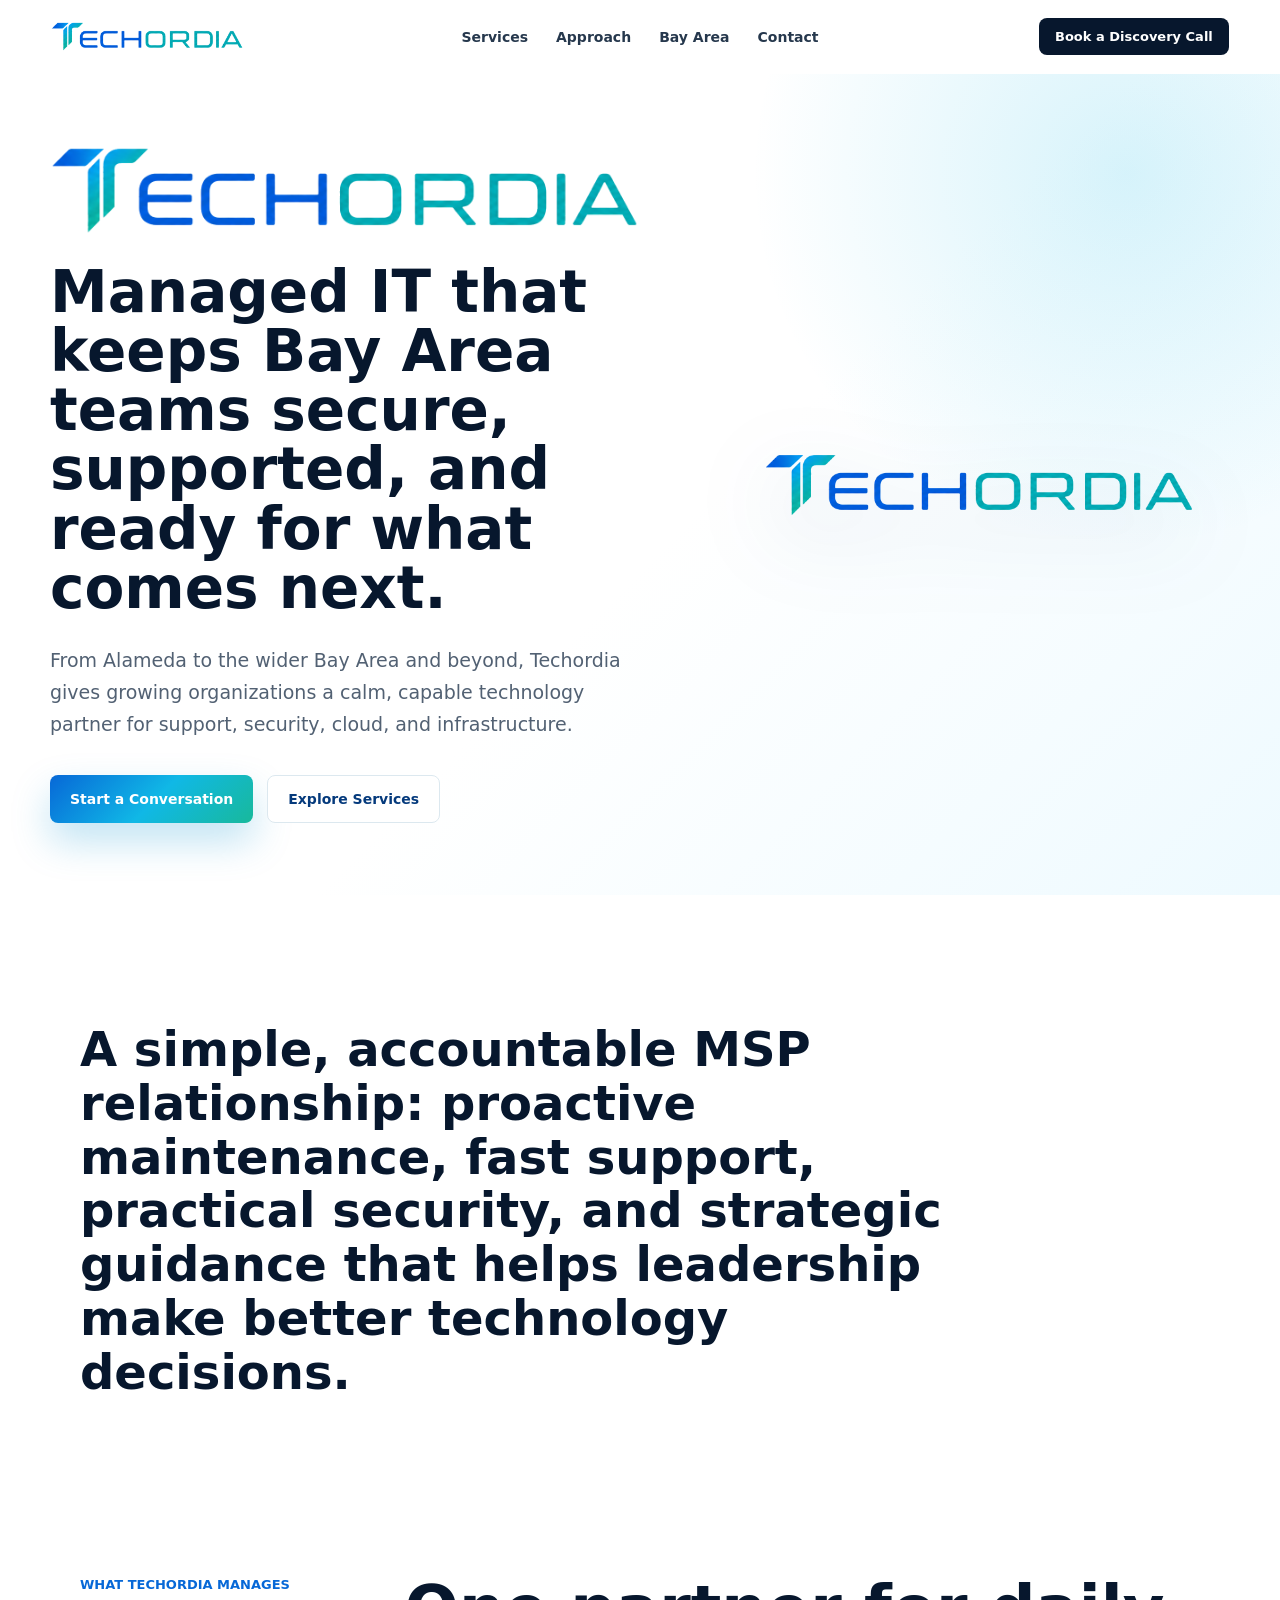
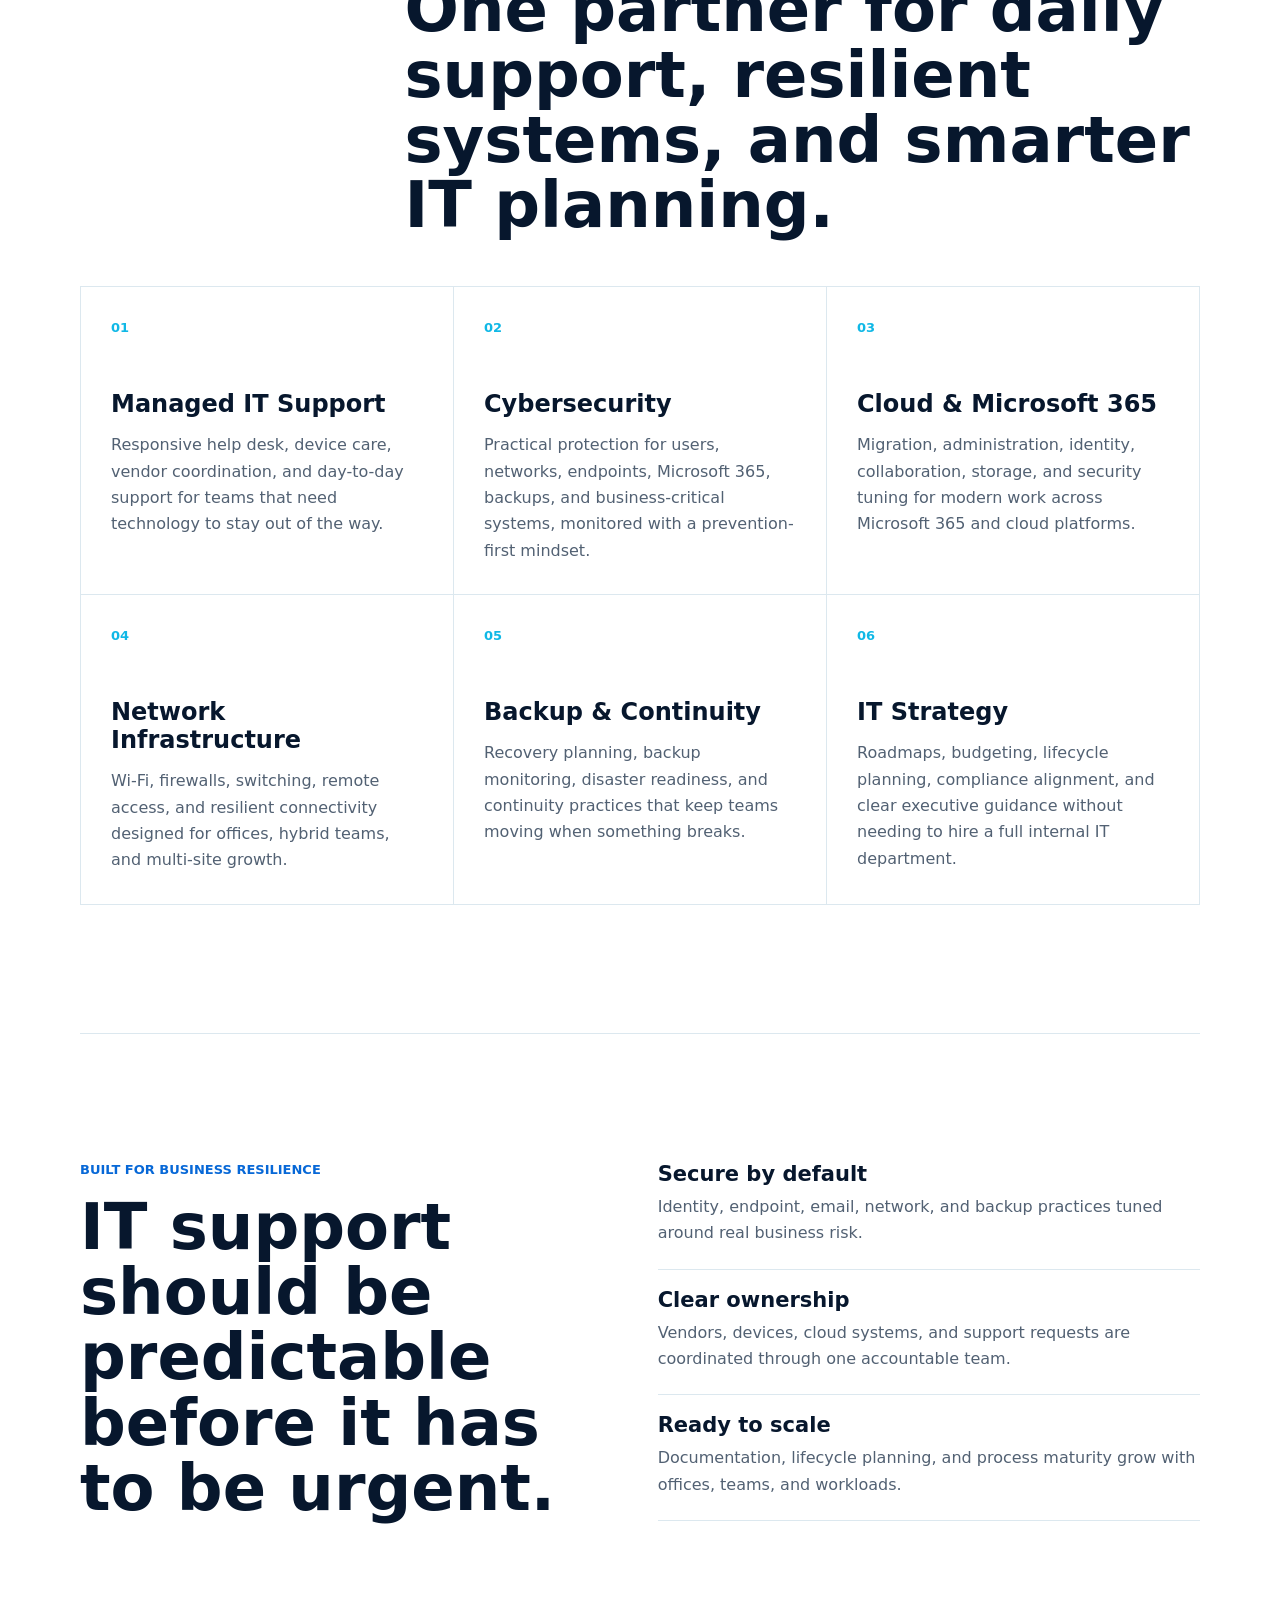
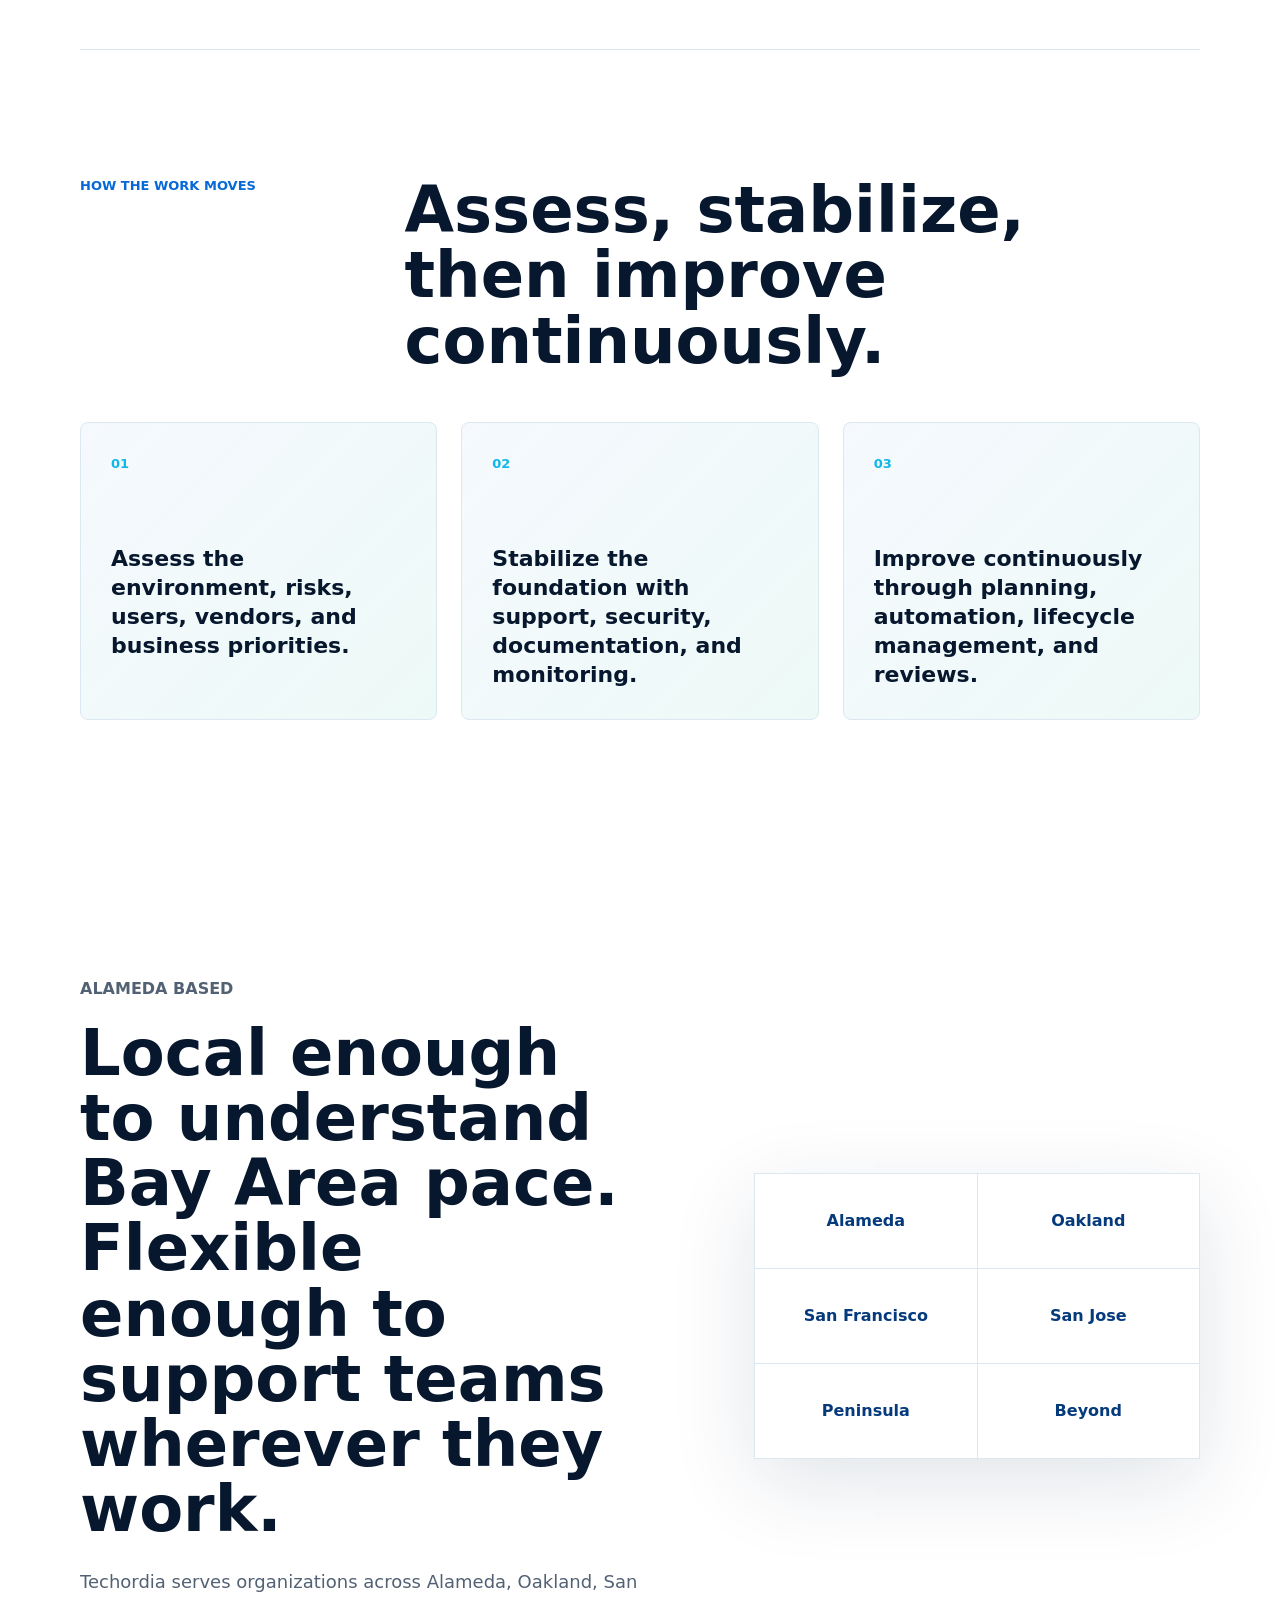
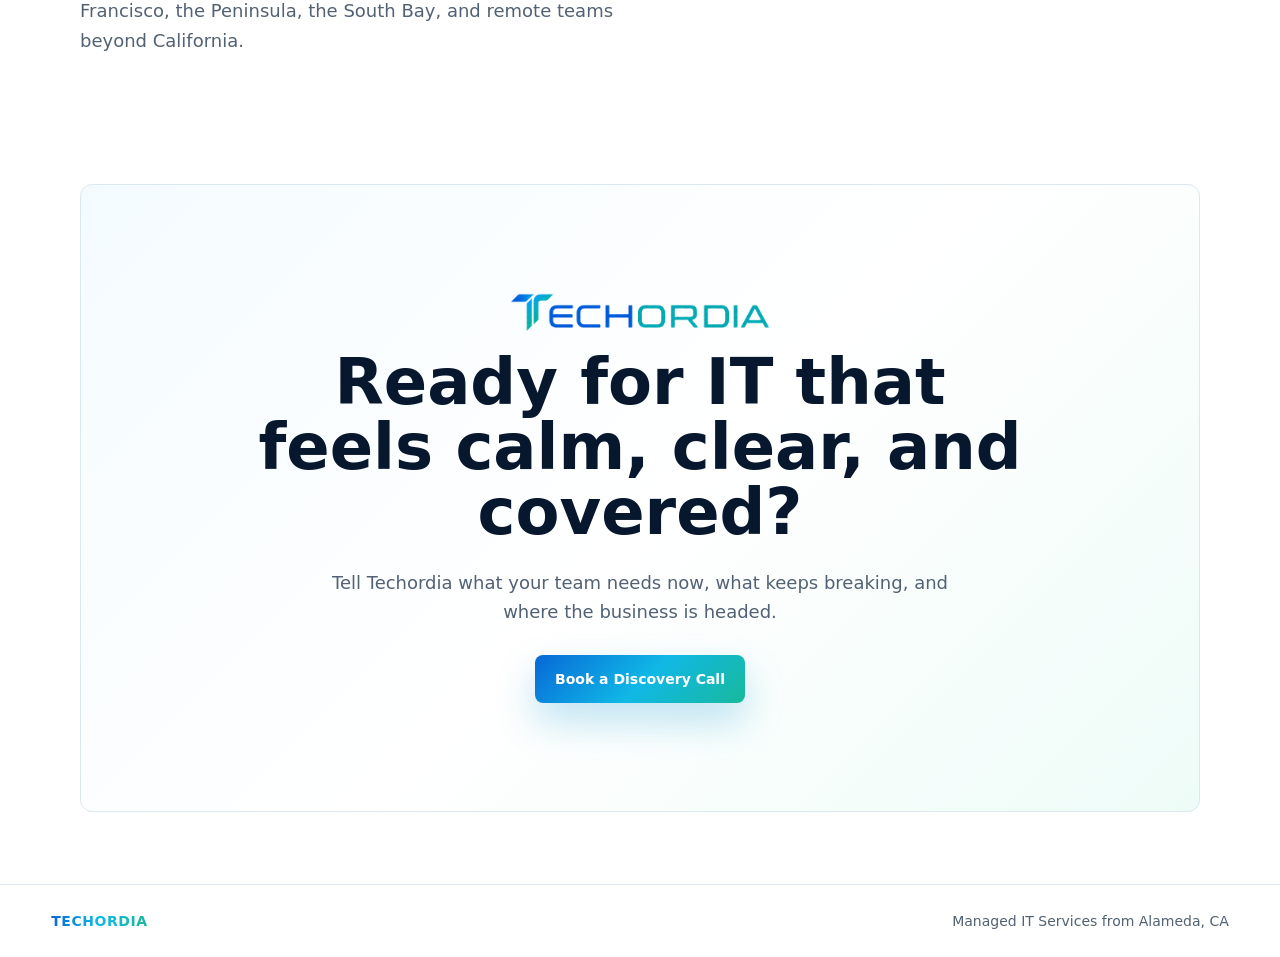
<file: index.html>
<!doctype html>
<html lang="en">
  <head>
    <meta charset="utf-8" />
    <meta name="viewport" content="width=device-width, initial-scale=1" />
    <meta
      name="description"
      content="Techordia provides managed IT, cybersecurity, cloud, Microsoft 365, and infrastructure support from Alameda across the Bay Area and beyond."
    />
    <title>Techordia | Managed IT Services for the Bay Area</title>
    <link rel="icon" href="assets/techordia-logo.svg" type="image/svg+xml" />
    <link rel="stylesheet" href="styles.css" />
    <script defer src="assets/site-data.js"></script>
    <script defer src="script.js"></script>
  </head>
  <body>
    <header class="site-header" data-header>
      <a class="brand" href="#top" aria-label="Techordia home">
        <img src="assets/techordia-logo-official.png" alt="Techordia" />
      </a>
      <nav aria-label="Primary navigation">
        <a href="#services">Services</a>
        <a href="#approach">Approach</a>
        <a href="#bay-area">Bay Area</a>
        <a href="#contact">Contact</a>
      </nav>
      <a class="nav-cta" href="mailto:hello@techordia.com">Book a Discovery Call</a>
    </header>

    <main id="top">
      <section class="hero">
        <div class="hero-inner">
          <div class="hero-copy">
            <h1 class="hero-wordmark">
              <img src="assets/techordia-logo-official.png" alt="Techordia" />
            </h1>
            <p class="hero-line">Managed IT that keeps Bay Area teams secure, supported, and ready for what comes next.</p>
            <p class="hero-body">
              From Alameda to the wider Bay Area and beyond, Techordia gives growing organizations a calm,
              capable technology partner for support, security, cloud, and infrastructure.
            </p>
            <div class="hero-actions">
              <a class="button primary" href="mailto:hello@techordia.com">Start a Conversation</a>
              <a class="button secondary" href="#services">Explore Services</a>
            </div>
          </div>
          <div class="hero-visual" aria-hidden="true">
            <img src="assets/techordia-logo-official.png" alt="" />
          </div>
        </div>
      </section>

      <section class="section intro">
        <p>
          A simple, accountable MSP relationship: proactive maintenance, fast support, practical security,
          and strategic guidance that helps leadership make better technology decisions.
        </p>
      </section>

      <section class="section services" id="services">
        <div class="section-heading">
          <p>What Techordia manages</p>
          <h2>One partner for daily support, resilient systems, and smarter IT planning.</h2>
        </div>
        <div class="service-grid" data-services></div>
      </section>

      <section class="split-section">
        <div>
          <p class="section-label">Built for business resilience</p>
          <h2>IT support should be predictable before it has to be urgent.</h2>
        </div>
        <div class="resilience-list">
          <article>
            <strong>Secure by default</strong>
            <span>Identity, endpoint, email, network, and backup practices tuned around real business risk.</span>
          </article>
          <article>
            <strong>Clear ownership</strong>
            <span>Vendors, devices, cloud systems, and support requests are coordinated through one accountable team.</span>
          </article>
          <article>
            <strong>Ready to scale</strong>
            <span>Documentation, lifecycle planning, and process maturity grow with offices, teams, and workloads.</span>
          </article>
        </div>
      </section>

      <section class="section approach" id="approach">
        <div class="section-heading">
          <p>How the work moves</p>
          <h2>Assess, stabilize, then improve continuously.</h2>
        </div>
        <div class="process" data-process></div>
      </section>

      <section class="bay-area" id="bay-area">
        <div class="bay-area-copy">
          <p class="section-label">Alameda based</p>
          <h2>Local enough to understand Bay Area pace. Flexible enough to support teams wherever they work.</h2>
          <p>
            Techordia serves organizations across Alameda, Oakland, San Francisco, the Peninsula, the South Bay,
            and remote teams beyond California.
          </p>
        </div>
        <div class="location-panel" aria-label="Service coverage">
          <span>Alameda</span>
          <span>Oakland</span>
          <span>San Francisco</span>
          <span>San Jose</span>
          <span>Peninsula</span>
          <span>Beyond</span>
        </div>
      </section>

      <section class="contact" id="contact">
        <img src="assets/techordia-logo-official.png" alt="" />
        <h2>Ready for IT that feels calm, clear, and covered?</h2>
        <p>Tell Techordia what your team needs now, what keeps breaking, and where the business is headed.</p>
        <a class="button primary" href="mailto:hello@techordia.com">Book a Discovery Call</a>
      </section>
    </main>

    <footer>
      <span>TECHORDIA</span>
      <span>Managed IT Services from Alameda, CA</span>
    </footer>
  </body>
</html>
</file>
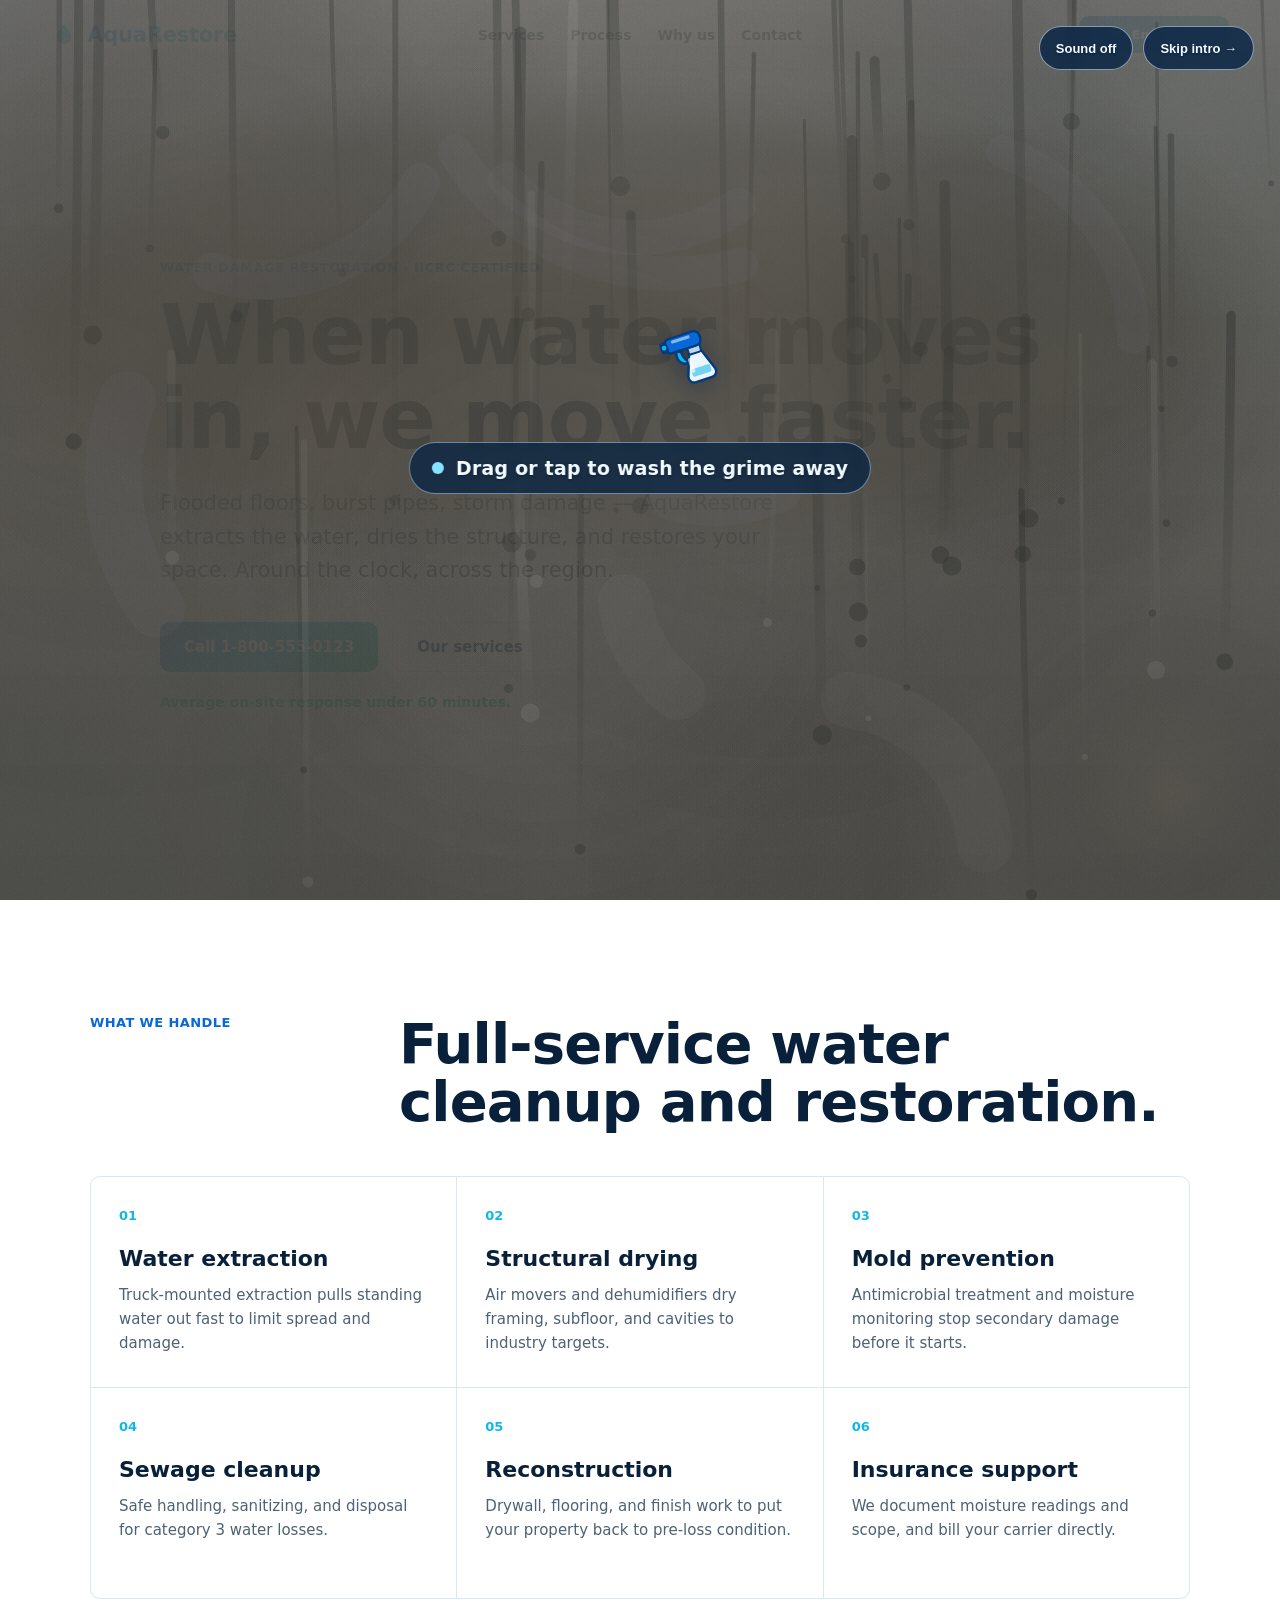
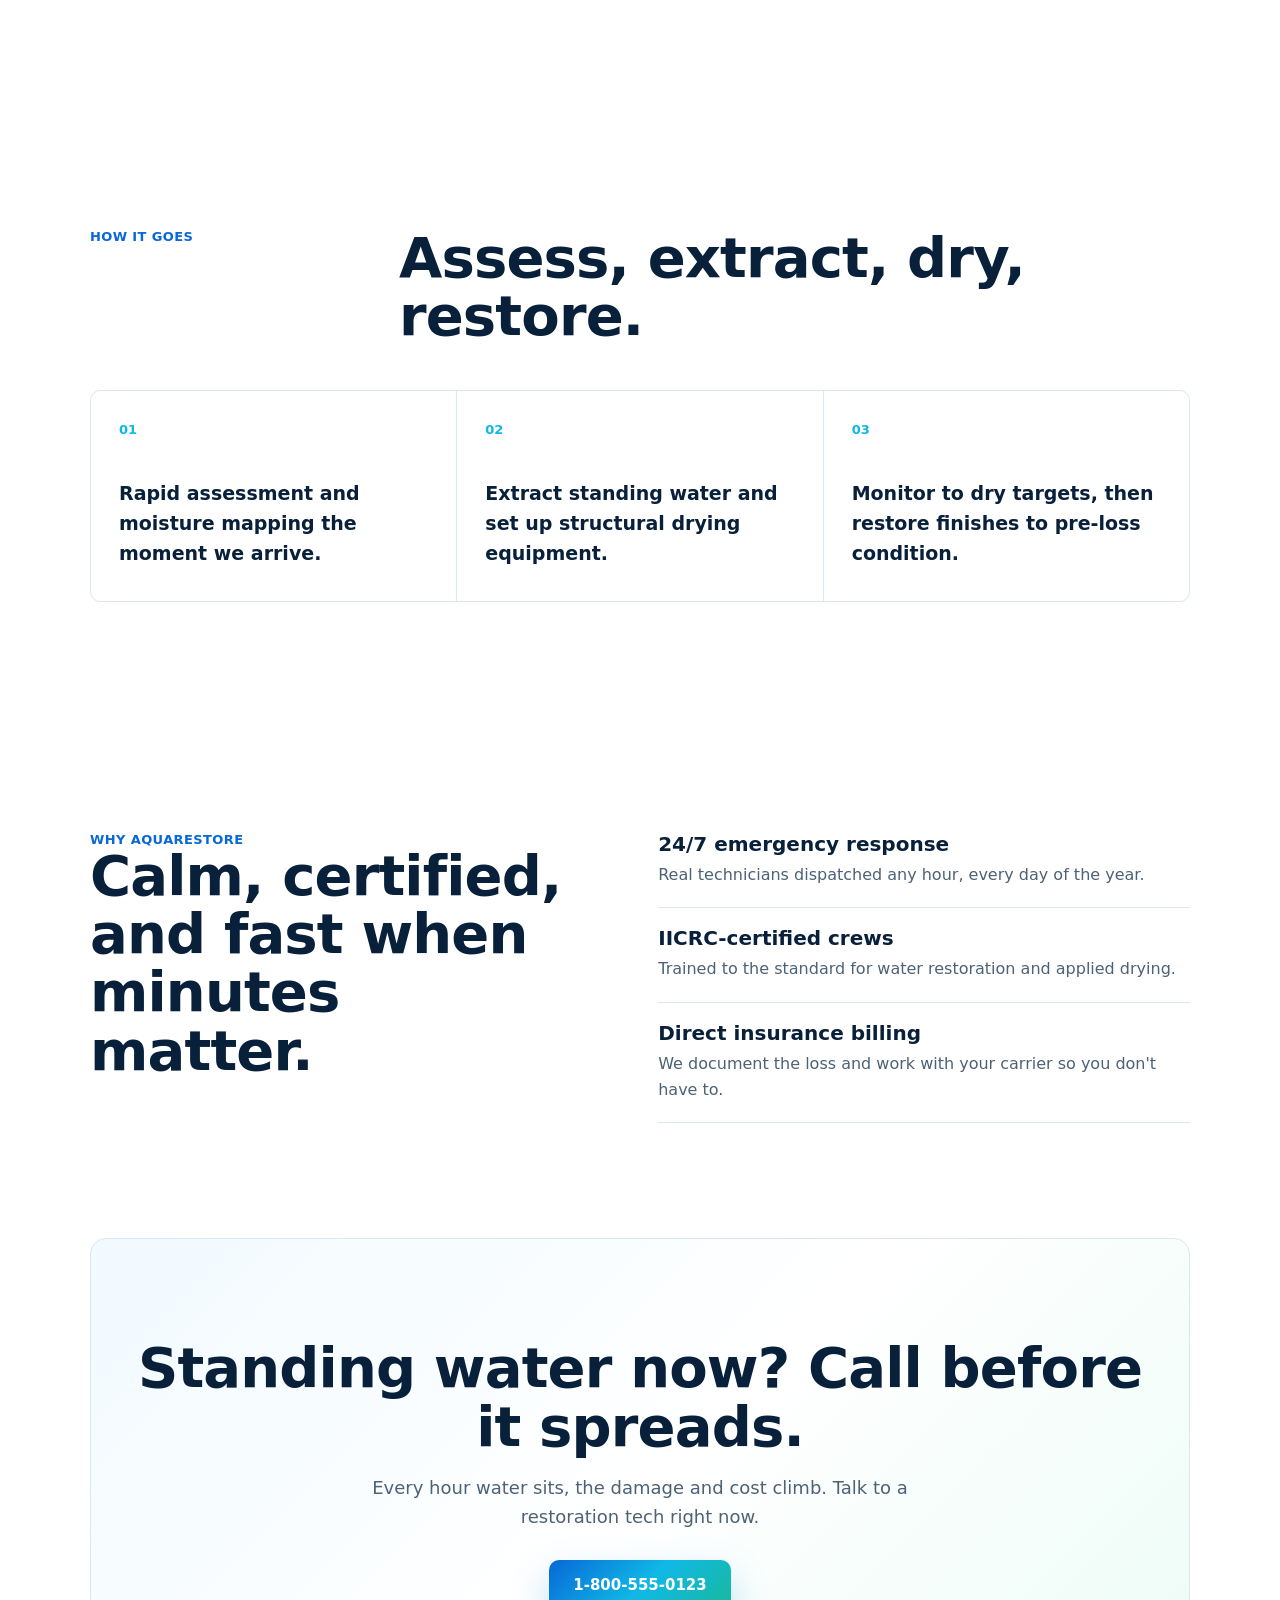
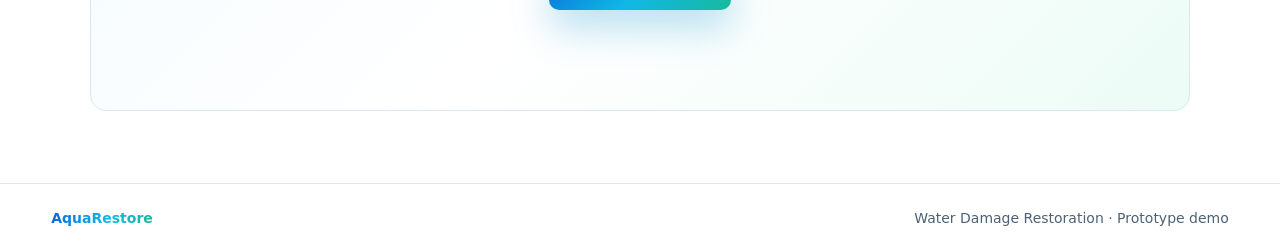
<file: prototype/demo.html>
<!doctype html>
<html lang="en">
  <head>
    <meta charset="utf-8" />
    <meta name="viewport" content="width=device-width, initial-scale=1, viewport-fit=cover" />
    <meta name="description" content="Prototype: spray away the grimy water film covering the screen to reveal the AquaRestore water damage restoration site." />
    <title>AquaRestore — Wash-the-Grime Intro Prototype</title>
    <link rel="icon" href="data:image/svg+xml,%3Csvg xmlns='http://www.w3.org/2000/svg' viewBox='0 0 24 24'%3E%3Cpath d='M12 2.4c4 5 6.6 8.2 6.6 11.4a6.6 6.6 0 0 1-13.2 0C5.4 10.6 8 7.4 12 2.4Z' fill='%2310b8e6'/%3E%3C/svg%3E" />
    <link rel="stylesheet" href="demo.css" />
    <script defer src="demo.js"></script>
  </head>
  <body>
    <!-- ===== Real (dummy) restoration site — always in the DOM beneath the gate ===== -->
    <main class="site" id="site-top">
      <header class="site-header">
        <a class="brand" href="#site-top" aria-label="AquaRestore home">
          <span class="brand-mark" aria-hidden="true">
            <svg viewBox="0 0 24 24" width="26" height="26" role="img" aria-hidden="true">
              <path d="M12 2.4c4 5 6.6 8.2 6.6 11.4a6.6 6.6 0 0 1-13.2 0C5.4 10.6 8 7.4 12 2.4Z" fill="currentColor" />
            </svg>
          </span>
          <span class="brand-name">AquaRestore</span>
        </a>
        <nav aria-label="Primary">
          <a href="#services">Services</a>
          <a href="#process">Process</a>
          <a href="#why">Why us</a>
          <a href="#contact">Contact</a>
        </nav>
        <a class="nav-cta" href="tel:+18005550123">24/7 Emergency</a>
      </header>

      <section class="hero">
        <div class="hero-inner">
          <p class="eyebrow">Water Damage Restoration · IICRC Certified</p>
          <h1>When water moves in, we move faster.</h1>
          <p class="lede">
            Flooded floors, burst pipes, storm damage — AquaRestore extracts the water,
            dries the structure, and restores your space. Around the clock, across the region.
          </p>
          <div class="hero-actions">
            <a class="button primary" href="tel:+18005550123">Call 1-800-555-0123</a>
            <a class="button secondary" href="#services">Our services</a>
          </div>
          <p class="hero-note">Average on-site response under 60 minutes.</p>
        </div>
      </section>

      <section class="section services" id="services">
        <div class="section-heading">
          <p class="section-label">What we handle</p>
          <h2>Full-service water cleanup and restoration.</h2>
        </div>
        <div class="card-grid">
          <article class="card"><span>01</span><h3>Water extraction</h3><p>Truck-mounted extraction pulls standing water out fast to limit spread and damage.</p></article>
          <article class="card"><span>02</span><h3>Structural drying</h3><p>Air movers and dehumidifiers dry framing, subfloor, and cavities to industry targets.</p></article>
          <article class="card"><span>03</span><h3>Mold prevention</h3><p>Antimicrobial treatment and moisture monitoring stop secondary damage before it starts.</p></article>
          <article class="card"><span>04</span><h3>Sewage cleanup</h3><p>Safe handling, sanitizing, and disposal for category 3 water losses.</p></article>
          <article class="card"><span>05</span><h3>Reconstruction</h3><p>Drywall, flooring, and finish work to put your property back to pre-loss condition.</p></article>
          <article class="card"><span>06</span><h3>Insurance support</h3><p>We document moisture readings and scope, and bill your carrier directly.</p></article>
        </div>
      </section>

      <section class="section process" id="process">
        <div class="section-heading">
          <p class="section-label">How it goes</p>
          <h2>Assess, extract, dry, restore.</h2>
        </div>
        <div class="card-grid three">
          <article class="card"><span>01</span><p>Rapid assessment and moisture mapping the moment we arrive.</p></article>
          <article class="card"><span>02</span><p>Extract standing water and set up structural drying equipment.</p></article>
          <article class="card"><span>03</span><p>Monitor to dry targets, then restore finishes to pre-loss condition.</p></article>
        </div>
      </section>

      <section class="section why" id="why">
        <div class="why-inner">
          <div>
            <p class="section-label">Why AquaRestore</p>
            <h2>Calm, certified, and fast when minutes matter.</h2>
          </div>
          <div class="why-list">
            <article><strong>24/7 emergency response</strong><span>Real technicians dispatched any hour, every day of the year.</span></article>
            <article><strong>IICRC-certified crews</strong><span>Trained to the standard for water restoration and applied drying.</span></article>
            <article><strong>Direct insurance billing</strong><span>We document the loss and work with your carrier so you don't have to.</span></article>
          </div>
        </div>
      </section>

      <section class="contact" id="contact">
        <h2>Standing water now? Call before it spreads.</h2>
        <p>Every hour water sits, the damage and cost climb. Talk to a restoration tech right now.</p>
        <a class="button primary" href="tel:+18005550123">1-800-555-0123</a>
      </section>

      <footer class="site-footer">
        <span class="brand-name">AquaRestore</span>
        <span>Water Damage Restoration · Prototype demo</span>
      </footer>
    </main>

    <!-- ===== The intro gate (decorative overlay). Built/managed by demo.js ===== -->
    <div class="gate" data-gate hidden>
      <canvas class="gate-canvas" data-water aria-hidden="true"></canvas>

      <div class="gate-progress" aria-hidden="true">
        <span class="gate-progress-fill" data-progress-fill></span>
      </div>

      <div class="gate-nozzle" data-nozzle aria-hidden="true">
        <span class="nozzle-inner">
          <!-- Flat cartoon spray bottle: the classic upright A-shape (wide body,
               pinched neck, head + trigger pointing left), tilted slightly into
               the surface. The silhouette is what makes it read at a glance. -->
          <svg viewBox="0 0 80 80" width="78" height="78" aria-hidden="true">
            <g transform="rotate(-18 40 40)">
              <!-- A-shape bottle body flaring from the neck -->
              <path d="M30 41 h13 l8 22 a6 6 0 0 1 -5.8 7.8 H28 a6 6 0 0 1 -5.8 -7.8 Z"
                    fill="#eaf6ff" stroke="#053a7c" stroke-width="2.5" stroke-linejoin="round" />
              <!-- bottle label stripe -->
              <rect x="27" y="57" width="20" height="8" rx="2" fill="#10b8e6" opacity="0.55" />
              <!-- pinched neck -->
              <rect x="30" y="33" width="13" height="9" rx="2" fill="#bcd7ea" stroke="#053a7c" stroke-width="2" />
              <!-- sprayer head pointing left -->
              <path d="M14 20 h26 a6 6 0 0 1 6 6 v3 a6 6 0 0 1 -6 6 H14 a5 5 0 0 1 -5 -5 v-5 a5 5 0 0 1 5 -5 Z"
                    fill="#0768d7" stroke="#053a7c" stroke-width="2.5" stroke-linejoin="round" />
              <!-- tip cap + aperture -->
              <rect x="3.5" y="21.5" width="8" height="12" rx="3" fill="#053a7c" />
              <circle cx="7.5" cy="27.5" r="2.4" fill="#10b8e6" />
              <!-- protruding trigger under the head's front -->
              <path d="M18 35 q-3 10 4 14 q3.5 1.6 4.6 -1.6 q-4.6 -5 -3.6 -12.4 Z"
                    fill="#10b8e6" stroke="#053a7c" stroke-width="2.5" stroke-linejoin="round" />
              <!-- gloss strips -->
              <rect x="16" y="22.5" width="20" height="3.2" rx="1.6" fill="#ffffff" opacity="0.5" />
              <rect x="27" y="45" width="4" height="16" rx="2" fill="#ffffff" opacity="0.6" />
            </g>
          </svg>
        </span>
      </div>

      <div class="gate-hint" data-hint aria-hidden="true">
        <span class="hint-pulse"></span>
        Drag or tap to wash the grime away
      </div>

      <div class="gate-controls">
        <button class="gate-sound" data-sound type="button" aria-pressed="false">
          <span data-sound-label>Sound off</span>
        </button>
        <button class="gate-skip" data-skip type="button" aria-label="Skip intro and view site">
          Skip intro →
        </button>
      </div>
    </div>
  </body>
</html>
</file>
<file: styles.css>
:root {
  --white: #ffffff;
  --paper: #f7fbfd;
  --ink: #07172d;
  --muted: #526173;
  --line: #dce8ef;
  --blue: #0768d7;
  --cyan: #10b8e6;
  --teal: #18b99b;
  --deep: #053a7c;
  --shadow: 0 24px 80px rgba(5, 38, 79, 0.12);
  --radius: 8px;
  font-family: Inter, ui-sans-serif, system-ui, -apple-system, BlinkMacSystemFont, "Segoe UI", sans-serif;
}

* {
  box-sizing: border-box;
}

html {
  scroll-behavior: smooth;
}

body {
  margin: 0;
  color: var(--ink);
  background: var(--white);
}

a {
  color: inherit;
  text-decoration: none;
}

.site-header {
  position: sticky;
  top: 0;
  z-index: 10;
  display: grid;
  grid-template-columns: 1fr auto 1fr;
  align-items: center;
  gap: 28px;
  padding: 18px clamp(20px, 4vw, 56px);
  background: rgba(255, 255, 255, 0.88);
  border-bottom: 1px solid transparent;
  backdrop-filter: blur(18px);
  transition: border-color 180ms ease, box-shadow 180ms ease;
}

.site-header[data-scrolled] {
  border-color: var(--line);
  box-shadow: 0 16px 34px rgba(3, 31, 64, 0.06);
}

.brand {
  display: inline-flex;
  align-items: center;
  width: max-content;
}

.brand img {
  display: block;
  width: clamp(150px, 15vw, 210px);
  height: auto;
}

footer span:first-child {
  color: transparent;
  background: linear-gradient(90deg, var(--blue), var(--cyan) 48%, var(--teal));
  background-clip: text;
  -webkit-background-clip: text;
  font-family: "Arial Rounded MT Bold", "Trebuchet MS", Inter, ui-sans-serif, system-ui, sans-serif;
  font-weight: 800;
  letter-spacing: 0.04em;
}

nav {
  display: flex;
  gap: 28px;
  color: #26384d;
  font-size: 14px;
  font-weight: 650;
}

nav a {
  position: relative;
  padding: 6px 0;
}

nav a::after {
  position: absolute;
  left: 0;
  bottom: 0;
  width: 100%;
  height: 2px;
  content: "";
  background: linear-gradient(90deg, var(--blue), var(--teal));
  transform: scaleX(0);
  transform-origin: left;
  transition: transform 180ms ease;
}

nav a:hover::after {
  transform: scaleX(1);
}

.nav-cta {
  justify-self: end;
  padding: 11px 16px;
  color: var(--white);
  background: var(--ink);
  border-radius: var(--radius);
  font-size: 13px;
  font-weight: 760;
}

.hero {
  min-height: calc(100svh - 79px);
  display: flex;
  align-items: center;
  overflow: hidden;
  background:
    radial-gradient(circle at 88% 12%, rgba(18, 184, 230, 0.17), transparent 28%),
    linear-gradient(135deg, #ffffff 0%, #ffffff 54%, #eefaff 100%);
}

.hero-inner {
  width: min(1180px, calc(100% - 40px));
  margin: 0 auto;
  display: grid;
  grid-template-columns: minmax(0, 1fr) minmax(320px, 0.85fr);
  gap: clamp(36px, 7vw, 94px);
  align-items: center;
}

.hero-copy {
  animation: rise 650ms ease both;
}

.hero-wordmark {
  width: min(620px, 100%);
  margin: 0;
}

.hero-wordmark img {
  display: block;
  width: 100%;
  height: auto;
}

.hero-line {
  max-width: 780px;
  margin: 28px 0 0;
  font-size: clamp(30px, 4.6vw, 58px);
  font-weight: 760;
  line-height: 1.02;
  letter-spacing: 0;
}

.hero-body {
  max-width: 660px;
  margin: 26px 0 0;
  color: var(--muted);
  font-size: 19px;
  line-height: 1.7;
}

.hero-actions {
  display: flex;
  flex-wrap: wrap;
  gap: 14px;
  margin-top: 34px;
}

.button {
  display: inline-flex;
  align-items: center;
  justify-content: center;
  min-height: 48px;
  padding: 14px 20px;
  border-radius: var(--radius);
  font-size: 14px;
  font-weight: 780;
  transition: transform 180ms ease, box-shadow 180ms ease, border-color 180ms ease;
}

.button:hover {
  transform: translateY(-2px);
}

.button.primary {
  color: var(--white);
  background: linear-gradient(135deg, var(--blue), var(--cyan) 52%, var(--teal));
  box-shadow: 0 18px 38px rgba(12, 145, 208, 0.26);
}

.button.secondary {
  color: var(--deep);
  background: var(--white);
  border: 1px solid var(--line);
}

.hero-visual {
  position: relative;
  min-height: 480px;
  display: grid;
  place-items: center;
  animation: floatIn 800ms 150ms ease both;
}

.hero-visual img {
  position: relative;
  width: min(430px, 86%);
  filter: drop-shadow(0 28px 42px rgba(5, 56, 112, 0.18));
}

.section,
.split-section,
.bay-area,
.contact {
  width: min(1120px, calc(100% - 40px));
  margin: 0 auto;
  padding: clamp(76px, 10vw, 128px) 0;
}

.intro {
  padding-bottom: clamp(30px, 5vw, 50px);
}

.intro p {
  max-width: 930px;
  margin: 0;
  font-size: clamp(28px, 4vw, 48px);
  font-weight: 720;
  line-height: 1.12;
}

.section-heading {
  display: grid;
  grid-template-columns: 0.34fr 1fr;
  gap: 54px;
  align-items: start;
  margin-bottom: 48px;
}

.section-heading p,
.section-label {
  margin: 0;
  color: var(--blue);
  font-size: 13px;
  font-weight: 820;
  text-transform: uppercase;
}

.section-heading h2,
.split-section h2,
.bay-area h2,
.contact h2 {
  margin: 0;
  font-size: clamp(34px, 5vw, 64px);
  line-height: 1.02;
  letter-spacing: 0;
}

.service-grid {
  display: grid;
  grid-template-columns: repeat(3, 1fr);
  gap: 1px;
  background: var(--line);
  border: 1px solid var(--line);
}

.service-card {
  min-height: 275px;
  padding: 30px;
  background: var(--white);
  transition: opacity 420ms ease var(--delay), transform 420ms ease var(--delay), background 180ms ease;
}

.service-card.is-visible {
  opacity: 1;
  transform: translateY(0);
}

.service-card:hover {
  background: #f8fdff;
}

.service-card span,
.process span {
  color: var(--cyan);
  font-size: 13px;
  font-weight: 840;
}

.service-card h3 {
  margin: 54px 0 14px;
  font-size: 24px;
}

.service-card p,
.resilience-list span,
.bay-area p,
.contact p {
  margin: 0;
  color: var(--muted);
  font-size: 16px;
  line-height: 1.65;
}

.split-section {
  display: grid;
  grid-template-columns: 0.9fr 1fr;
  gap: clamp(36px, 7vw, 92px);
  align-items: start;
  border-top: 1px solid var(--line);
  border-bottom: 1px solid var(--line);
}

.split-section h2 {
  margin-top: 18px;
}

.resilience-list {
  display: grid;
  gap: 18px;
}

.resilience-list article {
  padding: 0 0 22px;
  border-bottom: 1px solid var(--line);
  transition: opacity 420ms ease, transform 420ms ease;
}

.resilience-list article.is-visible {
  opacity: 1;
  transform: translateX(0);
}

.resilience-list strong {
  display: block;
  margin-bottom: 8px;
  font-size: 21px;
}

.process {
  display: grid;
  grid-template-columns: repeat(3, 1fr);
  gap: 24px;
}

.process article {
  min-height: 260px;
  padding: 30px;
  border: 1px solid var(--line);
  border-radius: var(--radius);
  background:
    linear-gradient(135deg, rgba(7, 104, 215, 0.04), rgba(24, 185, 155, 0.08)),
    var(--white);
  transition: opacity 420ms ease, transform 420ms ease;
}

.process article.is-visible {
  opacity: 1;
  transform: translateY(0);
}

.process p {
  margin: 72px 0 0;
  font-size: 22px;
  font-weight: 700;
  line-height: 1.32;
}

.bay-area {
  display: grid;
  grid-template-columns: 1fr 0.78fr;
  gap: clamp(36px, 8vw, 110px);
  align-items: center;
}

.bay-area h2 {
  margin-top: 18px;
}

.bay-area p:not(.section-label) {
  max-width: 680px;
  margin-top: 24px;
  font-size: 18px;
}

.location-panel {
  display: grid;
  grid-template-columns: repeat(2, 1fr);
  gap: 1px;
  background: var(--line);
  border: 1px solid var(--line);
  box-shadow: var(--shadow);
}

.location-panel span {
  min-height: 94px;
  display: grid;
  place-items: center;
  padding: 18px;
  background: var(--white);
  color: var(--deep);
  font-weight: 780;
}

.contact {
  display: grid;
  place-items: center;
  text-align: center;
  padding-top: clamp(72px, 9vw, 108px);
  padding-bottom: clamp(72px, 9vw, 108px);
  background: linear-gradient(135deg, #f4fbff, #ffffff 52%, #eefcf8);
  border: 1px solid var(--line);
  border-radius: 12px;
  margin-bottom: 72px;
}

.contact img {
  width: min(260px, 76%);
  margin-bottom: 18px;
}

.contact h2 {
  max-width: 780px;
}

.contact p {
  max-width: 620px;
  margin: 22px 0 28px;
  font-size: 18px;
}

footer {
  display: flex;
  justify-content: space-between;
  gap: 20px;
  padding: 28px clamp(20px, 4vw, 56px);
  color: var(--muted);
  border-top: 1px solid var(--line);
  font-size: 14px;
}

@keyframes rise {
  from {
    opacity: 0;
    transform: translateY(22px);
  }
  to {
    opacity: 1;
    transform: translateY(0);
  }
}

@keyframes floatIn {
  from {
    opacity: 0;
    transform: translateY(18px) scale(0.98);
  }
  to {
    opacity: 1;
    transform: translateY(0) scale(1);
  }
}

@media (max-width: 920px) {
  .site-header {
    grid-template-columns: 1fr auto;
  }

  nav {
    display: none;
  }

  .hero-inner,
  .section-heading,
  .split-section,
  .bay-area {
    grid-template-columns: 1fr;
  }

  .hero {
    min-height: auto;
    padding: 70px 0 56px;
  }

  .hero-visual {
    min-height: 300px;
    order: -1;
  }

  .hero-visual img {
    width: min(300px, 70%);
  }

  .service-grid,
  .process {
    grid-template-columns: 1fr;
  }
}

@media (max-width: 620px) {
  .site-header {
    padding: 14px 18px;
  }

  .brand img {
    width: 150px;
  }

  .nav-cta {
    display: none;
  }

  .hero-inner,
  .section,
  .split-section,
  .bay-area,
  .contact {
    width: min(100% - 32px, 1120px);
  }

  .hero h1 {
    width: min(100%, 355px);
  }

  .hero-line {
    font-size: 32px;
  }

  .hero-body,
  .bay-area p:not(.section-label),
  .contact p {
    font-size: 16px;
  }

  .button {
    width: 100%;
  }

  .intro p {
    font-size: 28px;
  }

  .service-card,
  .process article {
    min-height: 220px;
    padding: 24px;
  }

  .location-panel {
    grid-template-columns: 1fr;
  }

  footer {
    flex-direction: column;
  }
}

@media (prefers-reduced-motion: reduce) {
  *,
  *::before,
  *::after {
    scroll-behavior: auto !important;
    animation-duration: 0.01ms !important;
    animation-iteration-count: 1 !important;
    transition-duration: 0.01ms !important;
  }
}
</file>
<file: prototype/demo.css>
:root {
  --white: #ffffff;
  --paper: #f5fbfe;
  --ink: #08203a;
  --muted: #4d6276;
  --line: #d9e8f1;
  --blue: #0768d7;
  --cyan: #10b8e6;
  --teal: #18b99b;
  --deep: #053a7c;
  --radius: 10px;
  font-family: Inter, ui-sans-serif, system-ui, -apple-system, BlinkMacSystemFont, "Segoe UI", sans-serif;
}

* {
  box-sizing: border-box;
}

html {
  scroll-behavior: smooth;
}

body {
  margin: 0;
  color: var(--ink);
  background: var(--white);
}

/* When the gate is active, lock the page so the canvas owns all gestures. */
body.gate-active {
  overflow: hidden;
  touch-action: none;
}

/* The H1 is focused programmatically on reveal for screen readers; don't paint
   a focus ring for that (only keyboard users get :focus-visible elsewhere). */
h1[tabindex]:focus {
  outline: none;
}

a {
  color: inherit;
  text-decoration: none;
}

/* ============================ Dummy restoration site ============================ */
.site-header {
  position: sticky;
  top: 0;
  z-index: 10;
  display: grid;
  grid-template-columns: 1fr auto 1fr;
  align-items: center;
  gap: 24px;
  padding: 16px clamp(20px, 4vw, 56px);
  background: rgba(255, 255, 255, 0.9);
  border-bottom: 1px solid var(--line);
  backdrop-filter: blur(16px);
}

.brand {
  display: inline-flex;
  align-items: center;
  gap: 10px;
  width: max-content;
  color: var(--deep);
  font-weight: 820;
  font-size: 21px;
  letter-spacing: -0.01em;
}

.brand-mark {
  display: inline-flex;
  color: var(--cyan);
}

.brand-name {
  background: linear-gradient(90deg, var(--blue), var(--cyan) 55%, var(--teal));
  background-clip: text;
  -webkit-background-clip: text;
  color: transparent;
}

nav {
  display: flex;
  justify-content: center;
  gap: 26px;
  color: #2a3e54;
  font-size: 14px;
  font-weight: 650;
}

nav a {
  position: relative;
  padding: 6px 0;
}

nav a::after {
  position: absolute;
  left: 0;
  bottom: 0;
  width: 100%;
  height: 2px;
  content: "";
  background: linear-gradient(90deg, var(--blue), var(--teal));
  transform: scaleX(0);
  transform-origin: left;
  transition: transform 180ms ease;
}

nav a:hover::after {
  transform: scaleX(1);
}

.nav-cta {
  justify-self: end;
  padding: 11px 16px;
  color: var(--white);
  background: linear-gradient(135deg, var(--blue), var(--teal));
  border-radius: var(--radius);
  font-size: 13px;
  font-weight: 760;
}

.hero {
  min-height: calc(100svh - 70px);
  display: flex;
  align-items: center;
  padding: 60px clamp(20px, 4vw, 56px);
  background:
    radial-gradient(circle at 86% 14%, rgba(16, 184, 230, 0.18), transparent 30%),
    radial-gradient(circle at 6% 90%, rgba(24, 185, 155, 0.14), transparent 34%),
    linear-gradient(135deg, #ffffff 0%, #ffffff 52%, #eafaff 100%);
}

.hero-inner {
  width: min(960px, 100%);
  margin: 0 auto;
}

.eyebrow {
  margin: 0 0 18px;
  color: var(--blue);
  font-size: 13px;
  font-weight: 820;
  letter-spacing: 0.04em;
  text-transform: uppercase;
}

.hero h1 {
  margin: 0;
  font-size: clamp(40px, 7vw, 84px);
  line-height: 1.0;
  letter-spacing: -0.02em;
}

.lede {
  max-width: 660px;
  margin: 26px 0 0;
  color: var(--muted);
  font-size: clamp(17px, 2.2vw, 21px);
  line-height: 1.6;
}

.hero-actions {
  display: flex;
  flex-wrap: wrap;
  gap: 14px;
  margin-top: 34px;
}

.hero-note {
  margin: 22px 0 0;
  color: var(--teal);
  font-size: 14px;
  font-weight: 760;
}

.button {
  display: inline-flex;
  align-items: center;
  justify-content: center;
  min-height: 50px;
  padding: 14px 24px;
  border-radius: var(--radius);
  font-size: 15px;
  font-weight: 780;
  transition: transform 180ms ease, box-shadow 180ms ease;
}

.button:hover {
  transform: translateY(-2px);
}

.button.primary {
  color: var(--white);
  background: linear-gradient(135deg, var(--blue), var(--cyan) 52%, var(--teal));
  box-shadow: 0 18px 38px rgba(12, 145, 208, 0.28);
}

.button.secondary {
  color: var(--deep);
  background: var(--white);
  border: 1px solid var(--line);
}

.section {
  width: min(1100px, calc(100% - 40px));
  margin: 0 auto;
  padding: clamp(70px, 9vw, 120px) 0;
}

.section-heading {
  display: grid;
  grid-template-columns: 0.34fr 1fr;
  gap: 40px;
  align-items: start;
  margin-bottom: 44px;
}

.section-label {
  margin: 0;
  color: var(--blue);
  font-size: 13px;
  font-weight: 820;
  text-transform: uppercase;
  letter-spacing: 0.03em;
}

.section-heading h2,
.why h2,
.contact h2 {
  margin: 0;
  font-size: clamp(30px, 4.6vw, 56px);
  line-height: 1.04;
  letter-spacing: -0.015em;
}

.card-grid {
  display: grid;
  grid-template-columns: repeat(3, 1fr);
  gap: 1px;
  background: var(--line);
  border: 1px solid var(--line);
  border-radius: var(--radius);
  overflow: hidden;
}

.card {
  min-height: 210px;
  padding: 28px;
  background: var(--white);
  transition: background 180ms ease;
}

.card:hover {
  background: var(--paper);
}

.card span {
  color: var(--cyan);
  font-size: 13px;
  font-weight: 840;
}

.card h3 {
  margin: 22px 0 12px;
  font-size: 22px;
}

.card p {
  margin: 0;
  color: var(--muted);
  font-size: 15px;
  line-height: 1.6;
}

.card-grid.three .card p {
  margin-top: 40px;
  font-size: 19px;
  font-weight: 600;
  color: var(--ink);
}

.why-inner {
  display: grid;
  grid-template-columns: 0.9fr 1fr;
  gap: clamp(36px, 7vw, 90px);
  align-items: start;
}

.why-list {
  display: grid;
  gap: 18px;
}

.why-list article {
  padding-bottom: 20px;
  border-bottom: 1px solid var(--line);
}

.why-list strong {
  display: block;
  margin-bottom: 6px;
  font-size: 20px;
}

.why-list span {
  color: var(--muted);
  font-size: 16px;
  line-height: 1.6;
}

.contact {
  width: min(1100px, calc(100% - 40px));
  margin: 0 auto 72px;
  display: grid;
  place-items: center;
  text-align: center;
  padding: clamp(64px, 8vw, 100px) 28px;
  background: linear-gradient(135deg, #f1faff, #ffffff 52%, #ecfcf7);
  border: 1px solid var(--line);
  border-radius: 16px;
}

.contact p {
  max-width: 560px;
  margin: 18px 0 28px;
  color: var(--muted);
  font-size: 18px;
  line-height: 1.6;
}

.site-footer {
  display: flex;
  justify-content: space-between;
  gap: 16px;
  padding: 26px clamp(20px, 4vw, 56px);
  border-top: 1px solid var(--line);
  color: var(--muted);
  font-size: 14px;
}

.site-footer .brand-name {
  font-weight: 820;
}

/* ================================ The intro gate ================================ */
.gate {
  position: fixed;
  inset: 0;
  z-index: 9999;
  overflow: hidden;
  cursor: none;
  /* Transparent: the canvas paints all the water, and erased areas must
     reveal the real site beneath — not a gate-coloured backdrop. */
  background: transparent;
  touch-action: none;
  overscroll-behavior: contain;
  -webkit-user-select: none;
  user-select: none;
  transition: opacity 520ms ease;
}

.gate[hidden] {
  display: none;
}

/* The gate itself takes programmatic focus on mount (keyboard users are one
   Tab from the controls) — never paint a ring on the whole overlay. */
.gate:focus {
  outline: none;
}

.gate.is-fading {
  opacity: 0;
  pointer-events: none;
}

.gate-canvas {
  position: absolute;
  inset: 0;
  width: 100%;
  height: 100%;
  display: block;
  /* Own all touch gestures directly on the element receiving pointer events. */
  touch-action: none;
}

/* Hairline progress bar — the only progress chrome on the gate. */
.gate-progress {
  position: absolute;
  top: 0;
  left: 0;
  right: 0;
  height: 3px;
  z-index: 6;
  pointer-events: none;
}

.gate-progress-fill {
  display: block;
  width: 100%;
  height: 100%;
  transform: scaleX(0);
  transform-origin: left;
  background: linear-gradient(90deg, var(--blue), var(--cyan) 55%, var(--teal));
  box-shadow: 0 1px 0 rgba(0, 0, 0, 0.15);
  transition: transform 220ms ease, filter 300ms ease, box-shadow 300ms ease;
}

/* Near the finale the bar heats up — telegraphs that something is coming. */
.gate-progress.is-hot .gate-progress-fill {
  filter: brightness(1.35);
  box-shadow: 0 0 12px rgba(16, 184, 230, 0.85), 0 1px 0 rgba(0, 0, 0, 0.15);
}

/* The spray nozzle that follows the pointer. The outer element carries the JS
   translate/lean; the inner wrapper carries CSS idle/press animations so the
   two transforms never fight. */
.gate-nozzle {
  position: absolute;
  left: 0;
  top: 0;
  z-index: 3;
  width: 0;
  height: 0;
  pointer-events: none;
  will-change: transform;
}

.nozzle-inner {
  position: absolute;
  display: block;
  width: 78px;
  height: 78px;
  /* Position the SVG so the sprayer TIP lands ~(+24px, -12px) from the pointer:
     the bottle floats up-right of the finger and sprays down-left at the surface. */
  left: 19px;
  top: -49px;
  filter: drop-shadow(0 6px 14px rgba(3, 25, 55, 0.4));
  transition: transform 90ms ease;
}

.nozzle-inner svg {
  display: block;
  width: 100%;
  height: 100%;
}

/* Idle: a gentle inviting bob while nobody has touched yet. */
.gate:not(.is-engaged) .nozzle-inner {
  animation: nozzleBob 2.2s ease-in-out infinite;
}

@keyframes nozzleBob {
  0%, 100% { transform: translateY(0) rotate(0deg); }
  50% { transform: translateY(-4px) rotate(-3deg); }
}

/* Pressed: tilt into the surface while spraying. */
.gate.is-spraying .nozzle-inner {
  transform: rotate(-6deg) translate(-1px, 1px) scale(1.06);
}

/* Tap: one-shot recoil kick. */
.gate .nozzle-inner.is-burst {
  animation: nozzleRecoil 250ms ease-out;
}

@keyframes nozzleRecoil {
  0% { transform: rotate(-12deg) translate(-3px, 2px) scale(1.1); }
  100% { transform: rotate(0deg) translate(0, 0) scale(1); }
}

/* First-run hint. */
.gate-hint {
  position: absolute;
  left: 50%;
  top: 52%;
  z-index: 3;
  transform: translate(-50%, -50%);
  display: inline-flex;
  align-items: center;
  gap: 12px;
  padding: 14px 22px;
  border-radius: 999px;
  background: rgba(4, 32, 66, 0.72);
  border: 1px solid rgba(190, 232, 255, 0.5);
  color: #f1fbff;
  font-size: clamp(15px, 2.4vw, 19px);
  font-weight: 720;
  letter-spacing: 0.01em;
  text-shadow: 0 1px 3px rgba(0, 20, 45, 0.55);
  backdrop-filter: blur(4px);
  pointer-events: none;
  transition: opacity 320ms ease, transform 320ms ease;
}

.gate.is-engaged .gate-hint {
  opacity: 0;
  transform: translate(-50%, -50%) scale(0.96);
}

.hint-pulse {
  width: 12px;
  height: 12px;
  border-radius: 50%;
  background: #87e2ff;
  box-shadow: 0 0 0 0 rgba(135, 226, 255, 0.7);
  animation: hintPulse 1.6s ease-out infinite;
}

@keyframes hintPulse {
  0% { box-shadow: 0 0 0 0 rgba(135, 226, 255, 0.6); }
  70% { box-shadow: 0 0 0 14px rgba(135, 226, 255, 0); }
  100% { box-shadow: 0 0 0 0 rgba(135, 226, 255, 0); }
}

.gate-controls {
  position: absolute;
  top: clamp(14px, 3vw, 26px);
  right: clamp(14px, 3vw, 26px);
  z-index: 5;
  display: flex;
  gap: 10px;
}

.gate-skip,
.gate-sound {
  cursor: pointer;
  min-height: 44px;
  display: inline-flex;
  align-items: center;
  padding: 10px 16px;
  border-radius: 999px;
  border: 1px solid rgba(220, 244, 255, 0.55);
  background: rgba(5, 34, 68, 0.78);
  color: #f1fbff;
  font-size: 13px;
  font-weight: 740;
  text-shadow: 0 1px 2px rgba(0, 20, 45, 0.5);
  backdrop-filter: blur(6px);
  transition: background 160ms ease, transform 160ms ease;
}

.gate-skip:hover,
.gate-sound:hover {
  background: rgba(5, 34, 68, 0.92);
  transform: translateY(-1px);
}

.gate-skip:focus-visible,
.gate-sound:focus-visible {
  outline: 3px solid #87e2ff;
  outline-offset: 2px;
}

/* ============================ Responsive / motion ============================ */
@media (max-width: 920px) {
  .site-header {
    grid-template-columns: 1fr auto;
  }
  nav {
    display: none;
  }
  .section-heading,
  .why-inner {
    grid-template-columns: 1fr;
  }
  .card-grid,
  .card-grid.three {
    grid-template-columns: 1fr;
  }
}

@media (max-width: 620px) {
  .nav-cta {
    padding: 9px 13px;
  }
  .button {
    width: 100%;
  }
  .site-footer {
    flex-direction: column;
  }
  /* On phones the pills would sit on the site's logo as it's revealed — move
     them to the thumb zone instead. */
  .gate-controls {
    top: auto;
    bottom: calc(16px + env(safe-area-inset-bottom, 0px));
    right: 14px;
  }
}

/* Users who prefer reduced motion never see the game — JS short-circuits to reveal.
   This block is a belt-and-suspenders fallback if JS is disabled too. */
@media (prefers-reduced-motion: reduce) {
  html {
    scroll-behavior: auto;
  }
  .gate {
    display: none !important;
  }
  body.gate-active {
    overflow: auto;
    touch-action: auto;
  }
}
</file>
